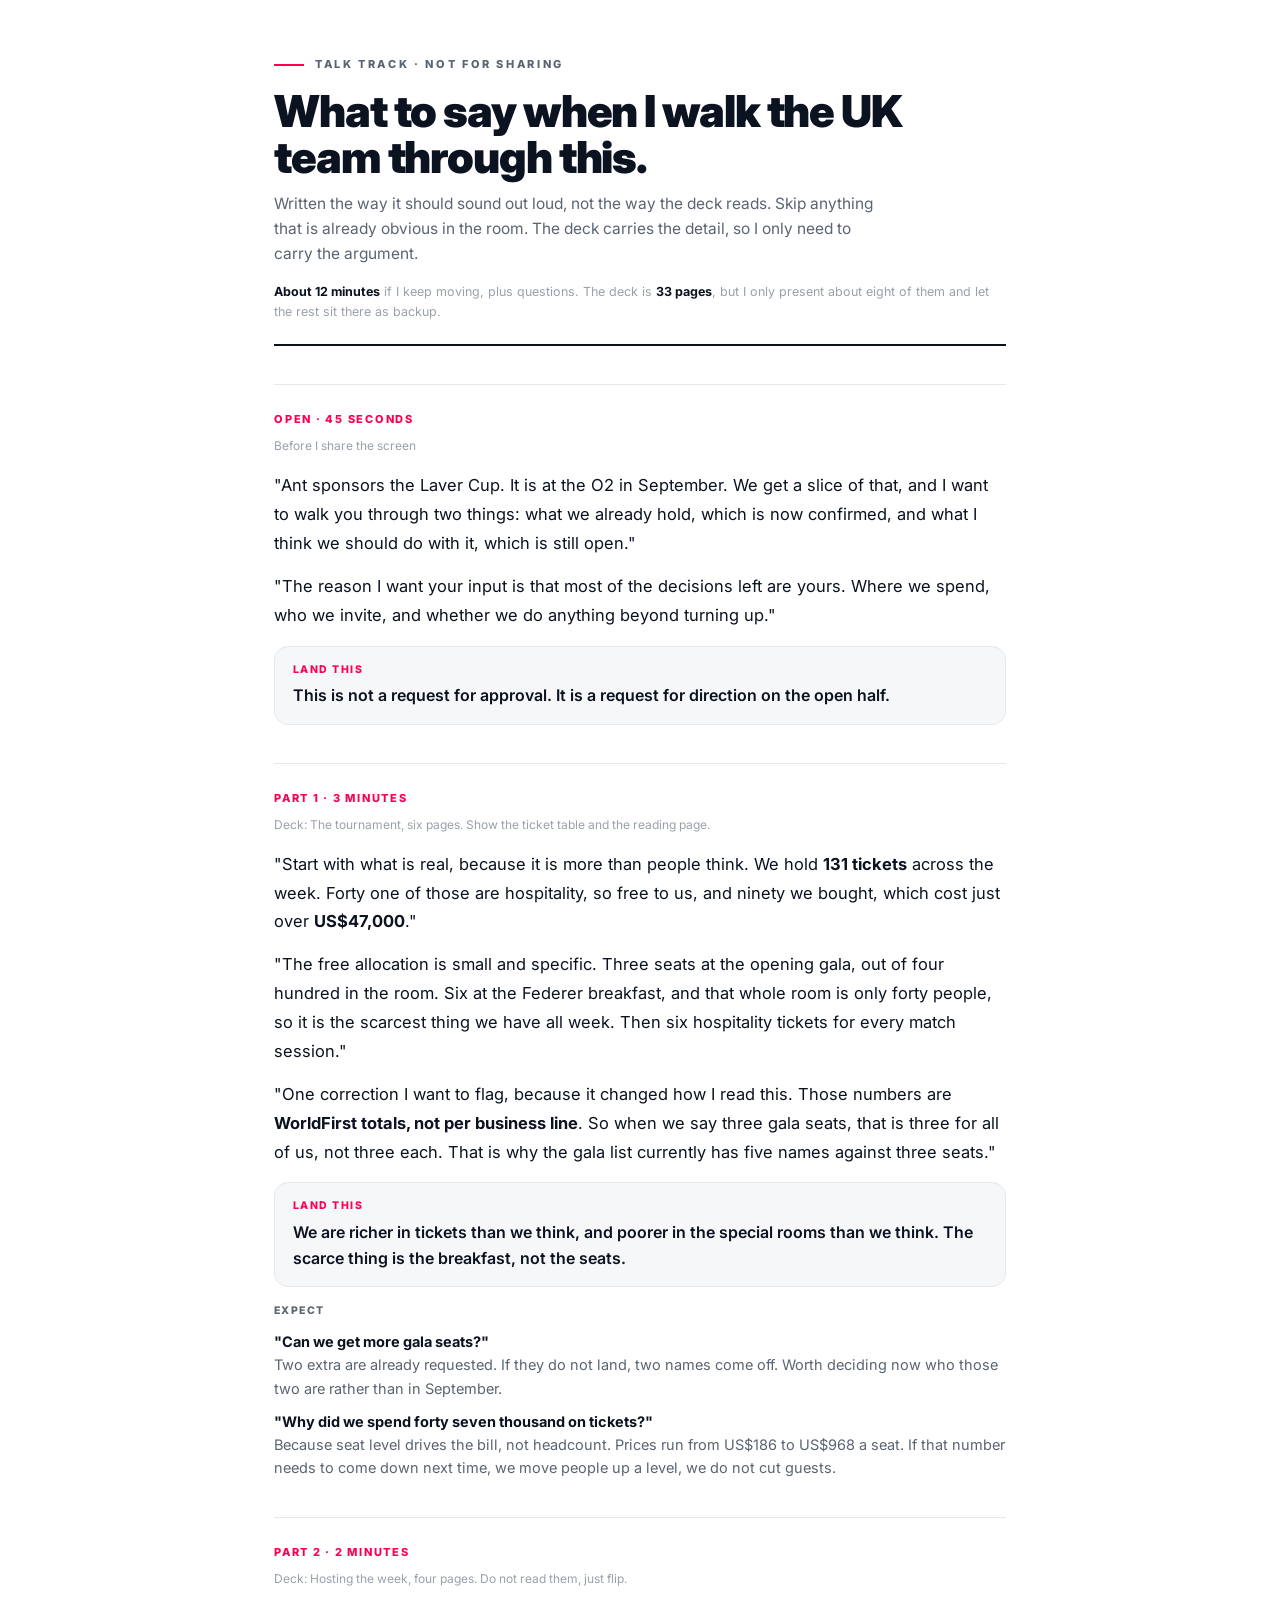
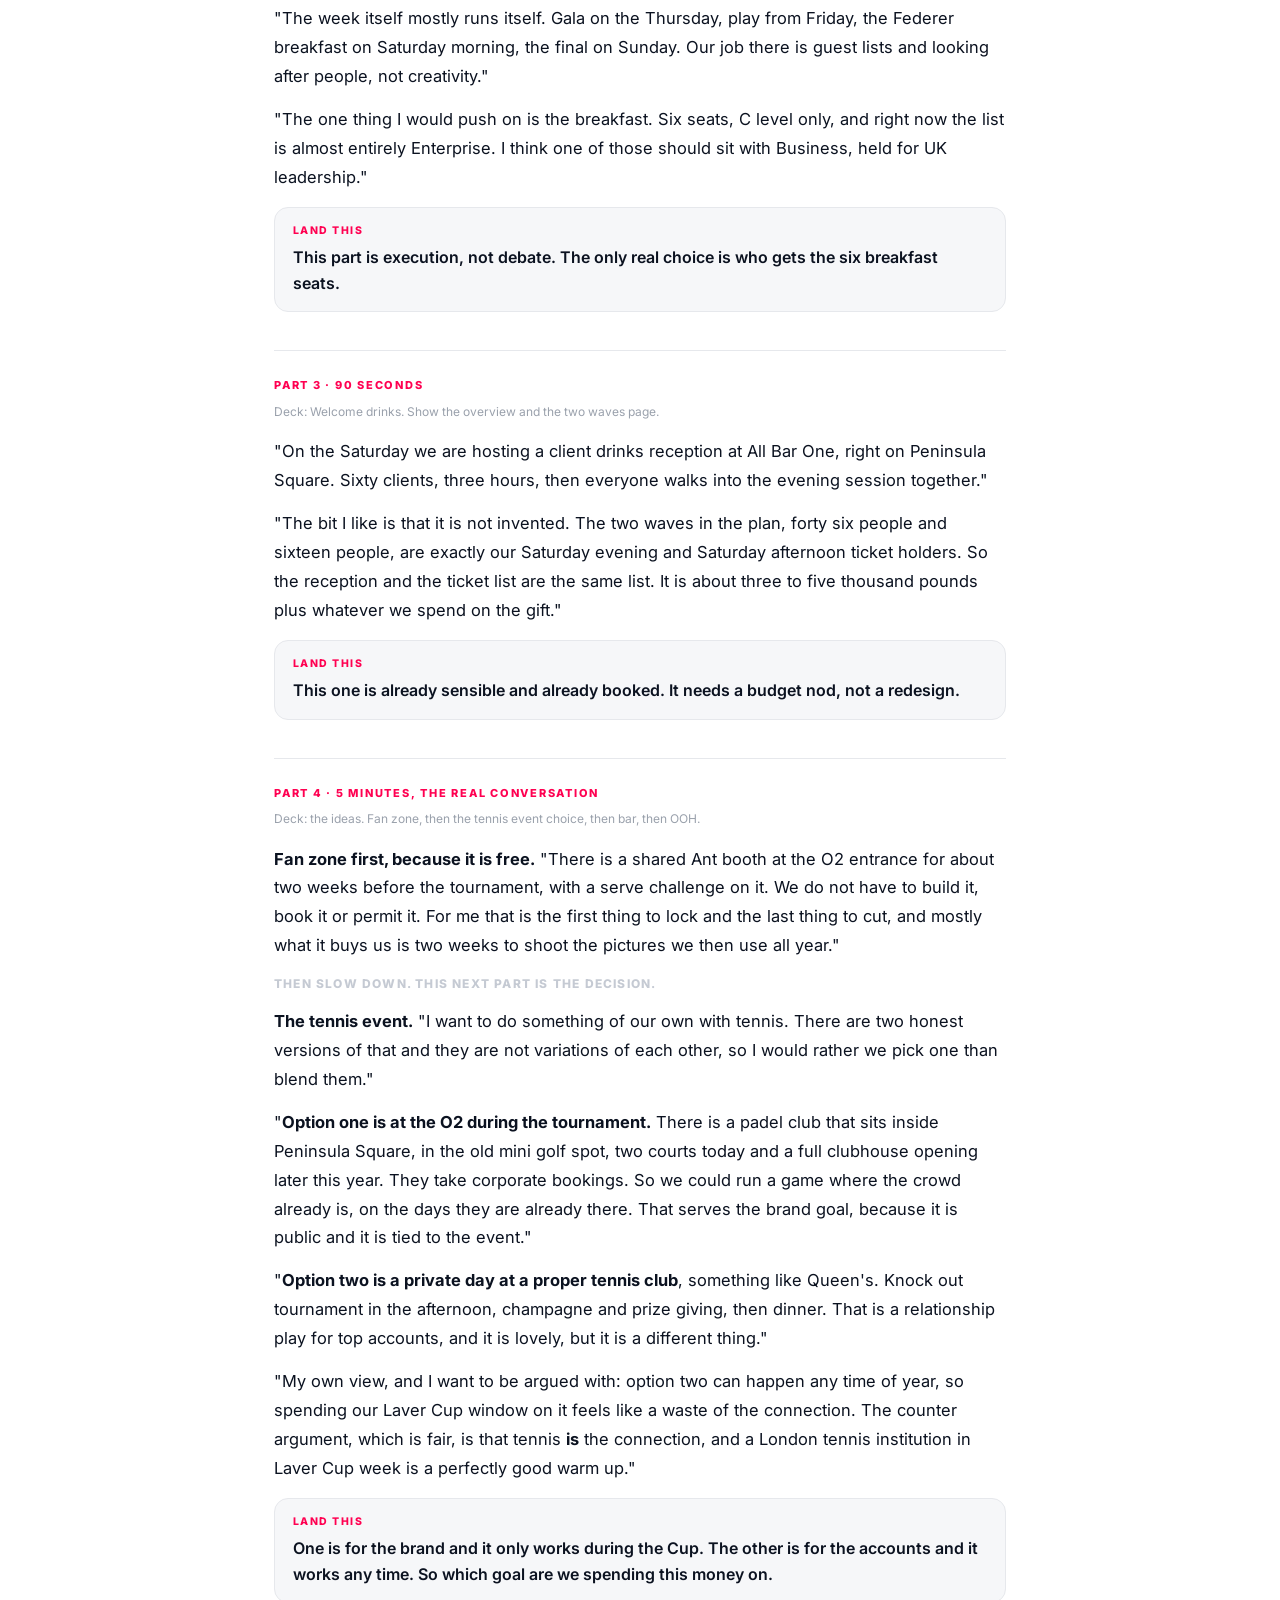
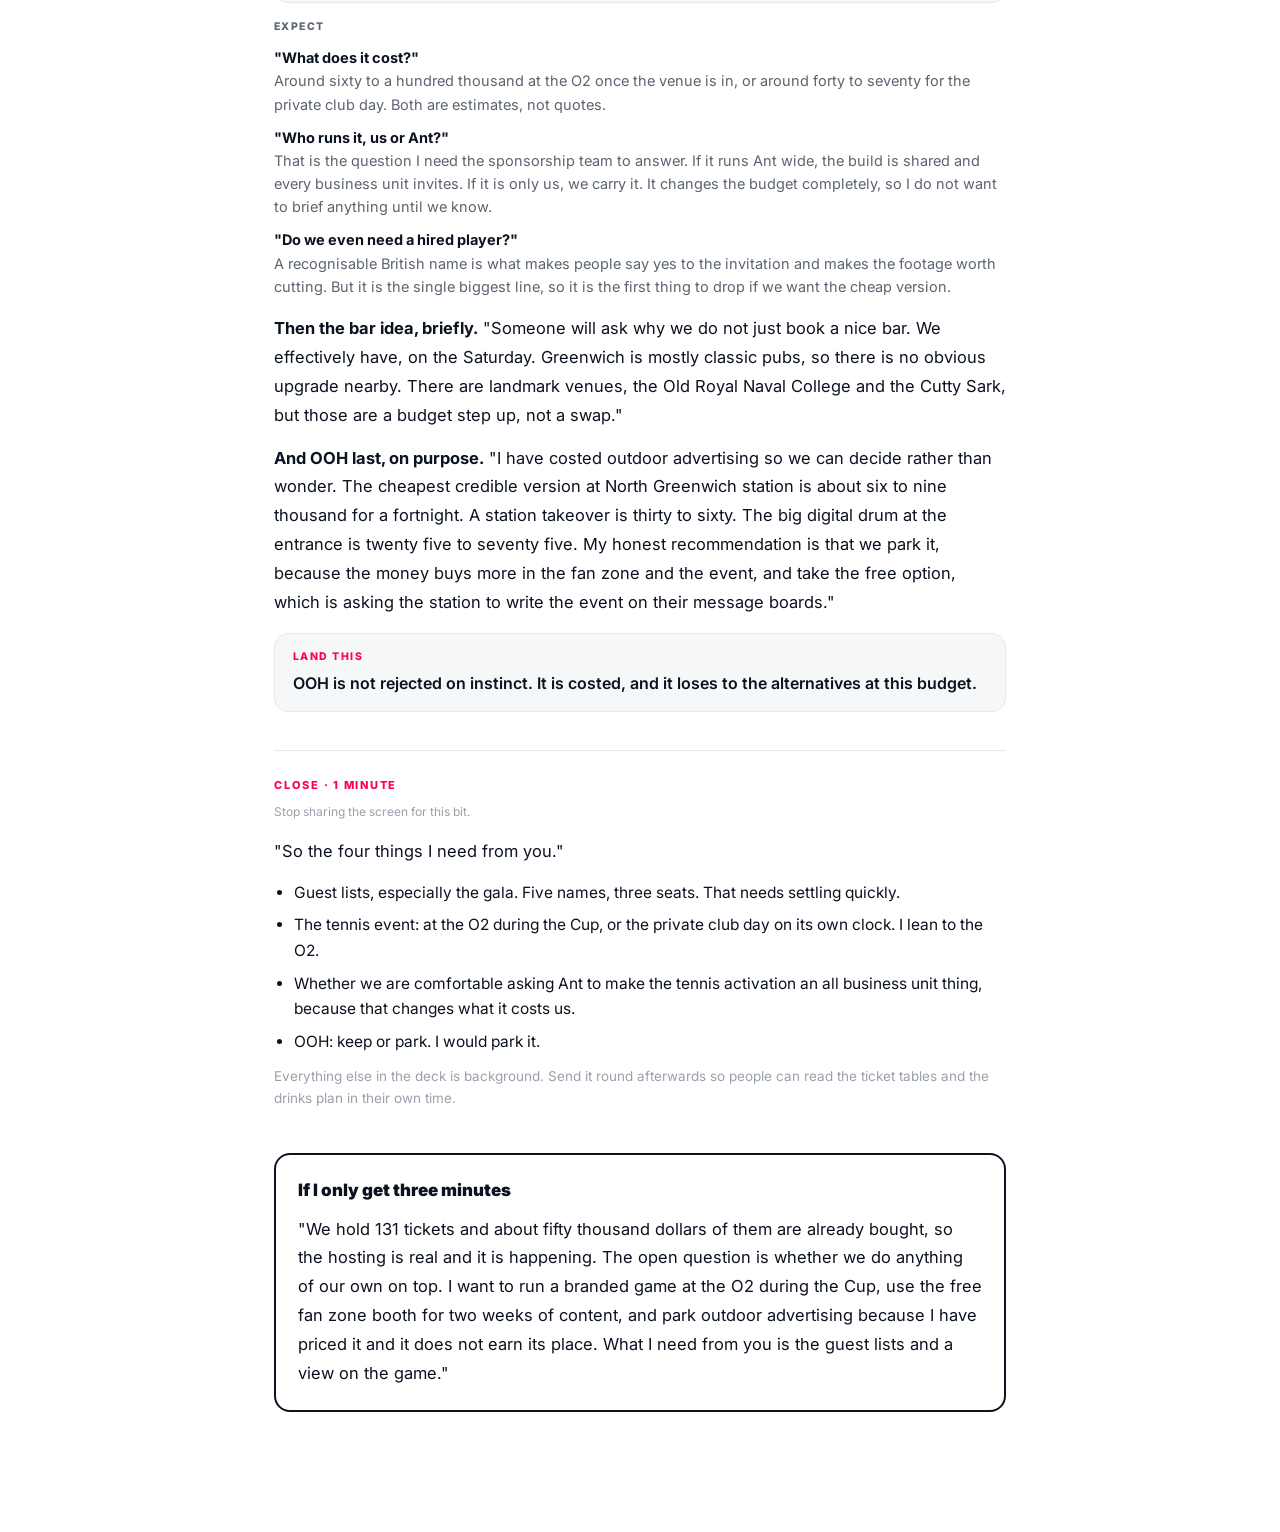
<file: script.html>
<!DOCTYPE html>
<html lang="en">
<head>
<meta charset="UTF-8">
<meta name="viewport" content="width=device-width, initial-scale=1.0">
<meta name="robots" content="noindex, nofollow">
<title>Laver Cup · talk track (v2)</title>
<link rel="preconnect" href="https://fonts.googleapis.com">
<link href="https://fonts.googleapis.com/css2?family=Inter:wght@400;500;600;700;800;900&display=swap" rel="stylesheet">
<style>
:root{--ink:#0B1220;--grey:#5B6472;--line:#E6E8EC;--paper:#fff;--soft:#F6F7F9;--wf:#FF0051;--europe:#003DA5;--world:#C8102E}
*{margin:0;padding:0;box-sizing:border-box}
body{font-family:'Inter',-apple-system,'Segoe UI',sans-serif;color:var(--ink);background:var(--paper);line-height:1.6}
.wrap{max-width:780px;margin:0 auto;padding:56px 24px 120px}
.top{border-bottom:2px solid var(--ink);padding-bottom:22px;margin-bottom:34px}
.eyebrow{font-size:11px;font-weight:800;letter-spacing:.24em;text-transform:uppercase;color:var(--grey);display:flex;align-items:center;gap:11px;margin-bottom:14px}
.eyebrow::before{content:"";width:30px;height:2px;background:var(--wf)}
h1{font-size:clamp(30px,5vw,44px);font-weight:900;letter-spacing:-.025em;line-height:1.05;margin-bottom:12px}
.sub{font-size:15.5px;color:var(--grey);max-width:60ch}
.meta{margin-top:16px;font-size:12.5px;color:#9AA1AC}
.meta b{color:var(--ink)}
h2{font-size:22px;font-weight:900;letter-spacing:-.01em;margin:0 0 4px}
.sec{margin:38px 0 0;padding-top:26px;border-top:1px solid var(--line)}
.sec:first-of-type{border-top:none}
.stime{font-size:11px;font-weight:800;letter-spacing:.16em;text-transform:uppercase;color:var(--wf);margin-bottom:7px}
.where{font-size:12px;color:#9AA1AC;margin-bottom:16px}
.say{font-size:16.5px;line-height:1.75;margin:14px 0}
.say b{font-weight:700}
.land{background:var(--soft);border:1px solid var(--line);border-radius:14px;padding:15px 18px;margin:16px 0}
.land .lbl{font-size:10.5px;font-weight:800;letter-spacing:.14em;text-transform:uppercase;color:var(--wf);display:block;margin-bottom:5px}
.land p{font-size:16px;font-weight:600;line-height:1.6}
.ask{border-left:0;margin:16px 0}
.ask .lbl{font-size:10.5px;font-weight:800;letter-spacing:.14em;text-transform:uppercase;color:var(--grey);display:block;margin-bottom:7px}
.ask dl{font-size:14.5px}
.ask dt{font-weight:700;margin-top:10px}
.ask dd{color:var(--grey);margin-left:0}
.note{font-size:13.5px;color:#9AA1AC;margin-top:12px}
.pause{display:block;font-size:12px;font-weight:800;letter-spacing:.1em;text-transform:uppercase;color:#C5CAD3;margin:14px 0}
ul{margin:10px 0 0 20px}
li{font-size:15.5px;line-height:1.65;margin-bottom:7px}
a{color:var(--europe)}
.end{margin-top:44px;padding:22px;border:2px solid var(--ink);border-radius:16px}
.end h3{font-size:17px;font-weight:900;margin-bottom:10px}
@media(max-width:600px){.wrap{padding:34px 18px 90px}.say{font-size:16px}}
</style>
</head>
<body>
<div class="wrap">

<div class="top">
  <div class="eyebrow">Talk track · not for sharing</div>
  <h1>What to say when I walk the UK team through this.</h1>
  <p class="sub">Written the way it should sound out loud, not the way the deck reads. Skip anything that is already obvious in the room. The deck carries the detail, so I only need to carry the argument.</p>
  <p class="meta"><b>About 12 minutes</b> if I keep moving, plus questions. The deck is <b>33 pages</b>, but I only present about eight of them and let the rest sit there as backup.</p>
</div>

<div class="sec">
  <div class="stime">Open · 45 seconds</div>
  <div class="where">Before I share the screen</div>
  <p class="say">"Ant sponsors the Laver Cup. It is at the O2 in September. We get a slice of that, and I want to walk you through two things: what we already hold, which is now confirmed, and what I think we should do with it, which is still open."</p>
  <p class="say">"The reason I want your input is that most of the decisions left are yours. Where we spend, who we invite, and whether we do anything beyond turning up."</p>
  <div class="land">
    <span class="lbl">Land this</span>
    <p>This is not a request for approval. It is a request for direction on the open half.</p>
  </div>
</div>

<div class="sec">
  <div class="stime">Part 1 · 3 minutes</div>
  <div class="where">Deck: The tournament, six pages. Show the ticket table and the reading page.</div>
  <p class="say">"Start with what is real, because it is more than people think. We hold <b>131 tickets</b> across the week. Forty one of those are hospitality, so free to us, and ninety we bought, which cost just over <b>US$47,000</b>."</p>
  <p class="say">"The free allocation is small and specific. Three seats at the opening gala, out of four hundred in the room. Six at the Federer breakfast, and that whole room is only forty people, so it is the scarcest thing we have all week. Then six hospitality tickets for every match session."</p>
  <p class="say">"One correction I want to flag, because it changed how I read this. Those numbers are <b>WorldFirst totals, not per business line</b>. So when we say three gala seats, that is three for all of us, not three each. That is why the gala list currently has five names against three seats."</p>
  <div class="land">
    <span class="lbl">Land this</span>
    <p>We are richer in tickets than we think, and poorer in the special rooms than we think. The scarce thing is the breakfast, not the seats.</p>
  </div>
  <div class="ask">
    <span class="lbl">Expect</span>
    <dl>
      <dt>"Can we get more gala seats?"</dt>
      <dd>Two extra are already requested. If they do not land, two names come off. Worth deciding now who those two are rather than in September.</dd>
      <dt>"Why did we spend forty seven thousand on tickets?"</dt>
      <dd>Because seat level drives the bill, not headcount. Prices run from US$186 to US$968 a seat. If that number needs to come down next time, we move people up a level, we do not cut guests.</dd>
    </dl>
  </div>
</div>

<div class="sec">
  <div class="stime">Part 2 · 2 minutes</div>
  <div class="where">Deck: Hosting the week, four pages. Do not read them, just flip.</div>
  <p class="say">"The week itself mostly runs itself. Gala on the Thursday, play from Friday, the Federer breakfast on Saturday morning, the final on Sunday. Our job there is guest lists and looking after people, not creativity."</p>
  <p class="say">"The one thing I would push on is the breakfast. Six seats, C level only, and right now the list is almost entirely Enterprise. I think one of those should sit with Business, held for UK leadership."</p>
  <div class="land">
    <span class="lbl">Land this</span>
    <p>This part is execution, not debate. The only real choice is who gets the six breakfast seats.</p>
  </div>
</div>

<div class="sec">
  <div class="stime">Part 3 · 90 seconds</div>
  <div class="where">Deck: Welcome drinks. Show the overview and the two waves page.</div>
  <p class="say">"On the Saturday we are hosting a client drinks reception at All Bar One, right on Peninsula Square. Sixty clients, three hours, then everyone walks into the evening session together."</p>
  <p class="say">"The bit I like is that it is not invented. The two waves in the plan, forty six people and sixteen people, are exactly our Saturday evening and Saturday afternoon ticket holders. So the reception and the ticket list are the same list. It is about three to five thousand pounds plus whatever we spend on the gift."</p>
  <div class="land">
    <span class="lbl">Land this</span>
    <p>This one is already sensible and already booked. It needs a budget nod, not a redesign.</p>
  </div>
</div>

<div class="sec">
  <div class="stime">Part 4 · 5 minutes, the real conversation</div>
  <div class="where">Deck: the ideas. Fan zone, then the tennis event choice, then bar, then OOH.</div>

  <p class="say"><b>Fan zone first, because it is free.</b> "There is a shared Ant booth at the O2 entrance for about two weeks before the tournament, with a serve challenge on it. We do not have to build it, book it or permit it. For me that is the first thing to lock and the last thing to cut, and mostly what it buys us is two weeks to shoot the pictures we then use all year."</p>

  <span class="pause">Then slow down. This next part is the decision.</span>

  <p class="say"><b>The tennis event.</b> "I want to do something of our own with tennis. There are two honest versions of that and they are not variations of each other, so I would rather we pick one than blend them."</p>
  <p class="say">"<b>Option one is at the O2 during the tournament.</b> There is a padel club that sits inside Peninsula Square, in the old mini golf spot, two courts today and a full clubhouse opening later this year. They take corporate bookings. So we could run a game where the crowd already is, on the days they are already there. That serves the brand goal, because it is public and it is tied to the event."</p>
  <p class="say">"<b>Option two is a private day at a proper tennis club</b>, something like Queen's. Knock out tournament in the afternoon, champagne and prize giving, then dinner. That is a relationship play for top accounts, and it is lovely, but it is a different thing."</p>
  <p class="say">"My own view, and I want to be argued with: option two can happen any time of year, so spending our Laver Cup window on it feels like a waste of the connection. The counter argument, which is fair, is that tennis <b>is</b> the connection, and a London tennis institution in Laver Cup week is a perfectly good warm up."</p>
  <div class="land">
    <span class="lbl">Land this</span>
    <p>One is for the brand and it only works during the Cup. The other is for the accounts and it works any time. So which goal are we spending this money on.</p>
  </div>
  <div class="ask">
    <span class="lbl">Expect</span>
    <dl>
      <dt>"What does it cost?"</dt>
      <dd>Around sixty to a hundred thousand at the O2 once the venue is in, or around forty to seventy for the private club day. Both are estimates, not quotes.</dd>
      <dt>"Who runs it, us or Ant?"</dt>
      <dd>That is the question I need the sponsorship team to answer. If it runs Ant wide, the build is shared and every business unit invites. If it is only us, we carry it. It changes the budget completely, so I do not want to brief anything until we know.</dd>
      <dt>"Do we even need a hired player?"</dt>
      <dd>A recognisable British name is what makes people say yes to the invitation and makes the footage worth cutting. But it is the single biggest line, so it is the first thing to drop if we want the cheap version.</dd>
    </dl>
  </div>

  <p class="say"><b>Then the bar idea, briefly.</b> "Someone will ask why we do not just book a nice bar. We effectively have, on the Saturday. Greenwich is mostly classic pubs, so there is no obvious upgrade nearby. There are landmark venues, the Old Royal Naval College and the Cutty Sark, but those are a budget step up, not a swap."</p>

  <p class="say"><b>And OOH last, on purpose.</b> "I have costed outdoor advertising so we can decide rather than wonder. The cheapest credible version at North Greenwich station is about six to nine thousand for a fortnight. A station takeover is thirty to sixty. The big digital drum at the entrance is twenty five to seventy five. My honest recommendation is that we park it, because the money buys more in the fan zone and the event, and take the free option, which is asking the station to write the event on their message boards."</p>
  <div class="land">
    <span class="lbl">Land this</span>
    <p>OOH is not rejected on instinct. It is costed, and it loses to the alternatives at this budget.</p>
  </div>
</div>

<div class="sec">
  <div class="stime">Close · 1 minute</div>
  <div class="where">Stop sharing the screen for this bit.</div>
  <p class="say">"So the four things I need from you."</p>
  <ul>
    <li>Guest lists, especially the gala. Five names, three seats. That needs settling quickly.</li>
    <li>The tennis event: at the O2 during the Cup, or the private club day on its own clock. I lean to the O2.</li>
    <li>Whether we are comfortable asking Ant to make the tennis activation an all business unit thing, because that changes what it costs us.</li>
    <li>OOH: keep or park. I would park it.</li>
  </ul>
  <p class="note">Everything else in the deck is background. Send it round afterwards so people can read the ticket tables and the drinks plan in their own time.</p>
</div>

<div class="end">
  <h3>If I only get three minutes</h3>
  <p class="say" style="margin:0">"We hold 131 tickets and about fifty thousand dollars of them are already bought, so the hosting is real and it is happening. The open question is whether we do anything of our own on top. I want to run a branded game at the O2 during the Cup, use the free fan zone booth for two weeks of content, and park outdoor advertising because I have priced it and it does not earn its place. What I need from you is the guest lists and a view on the game."</p>
</div>

</div>
</body>
</html>
</file>
